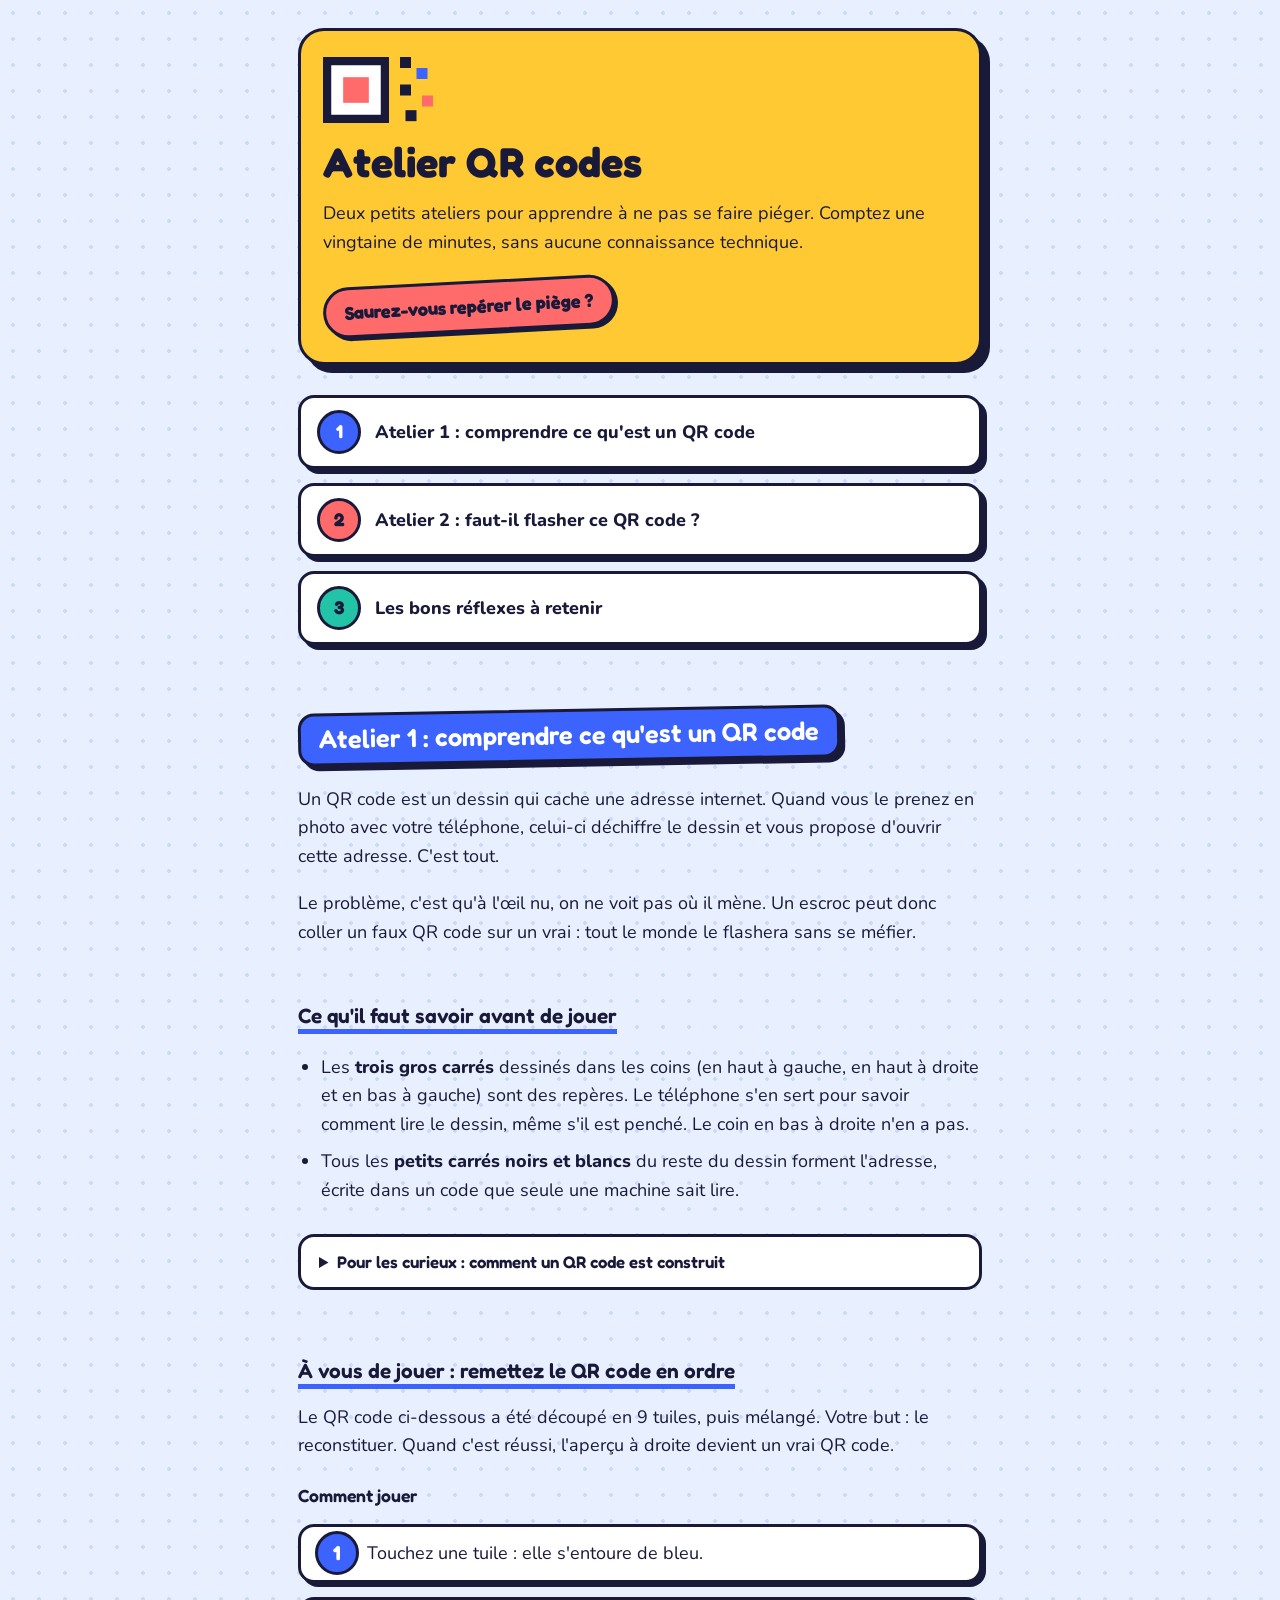
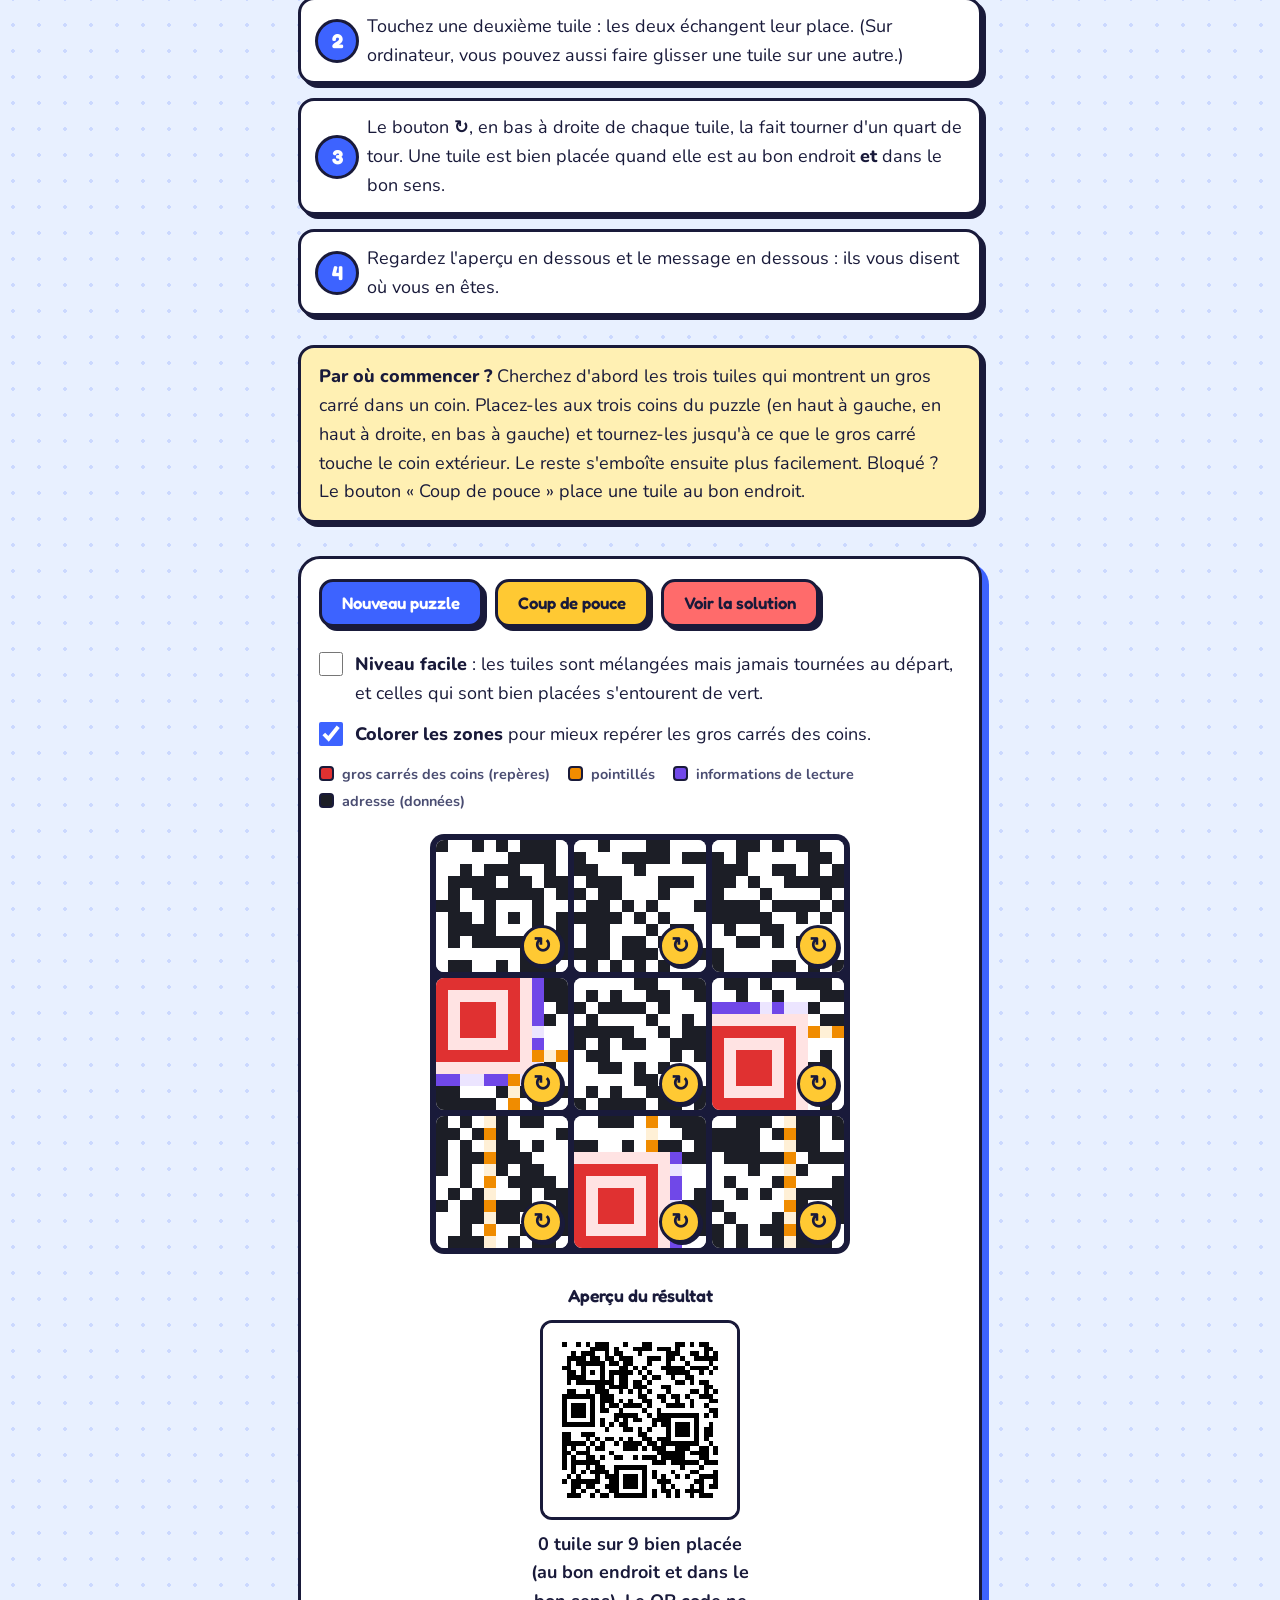
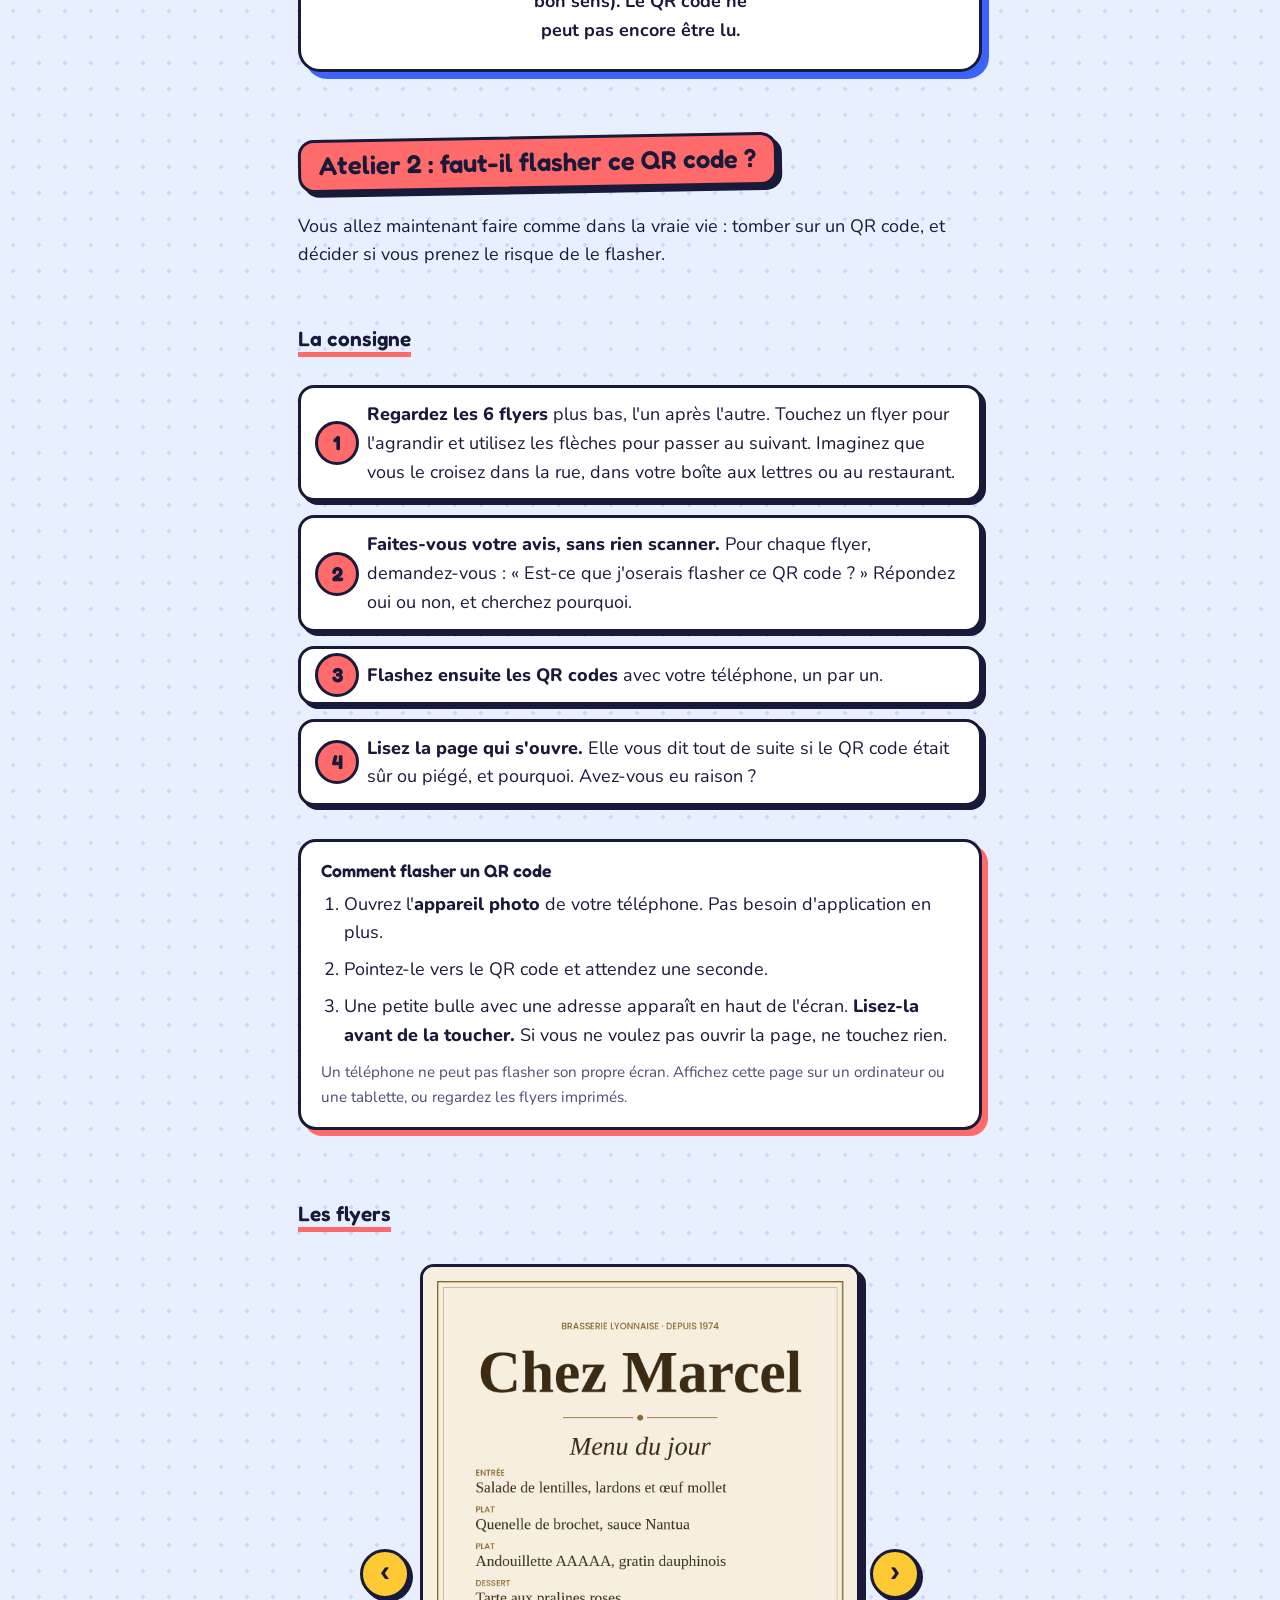
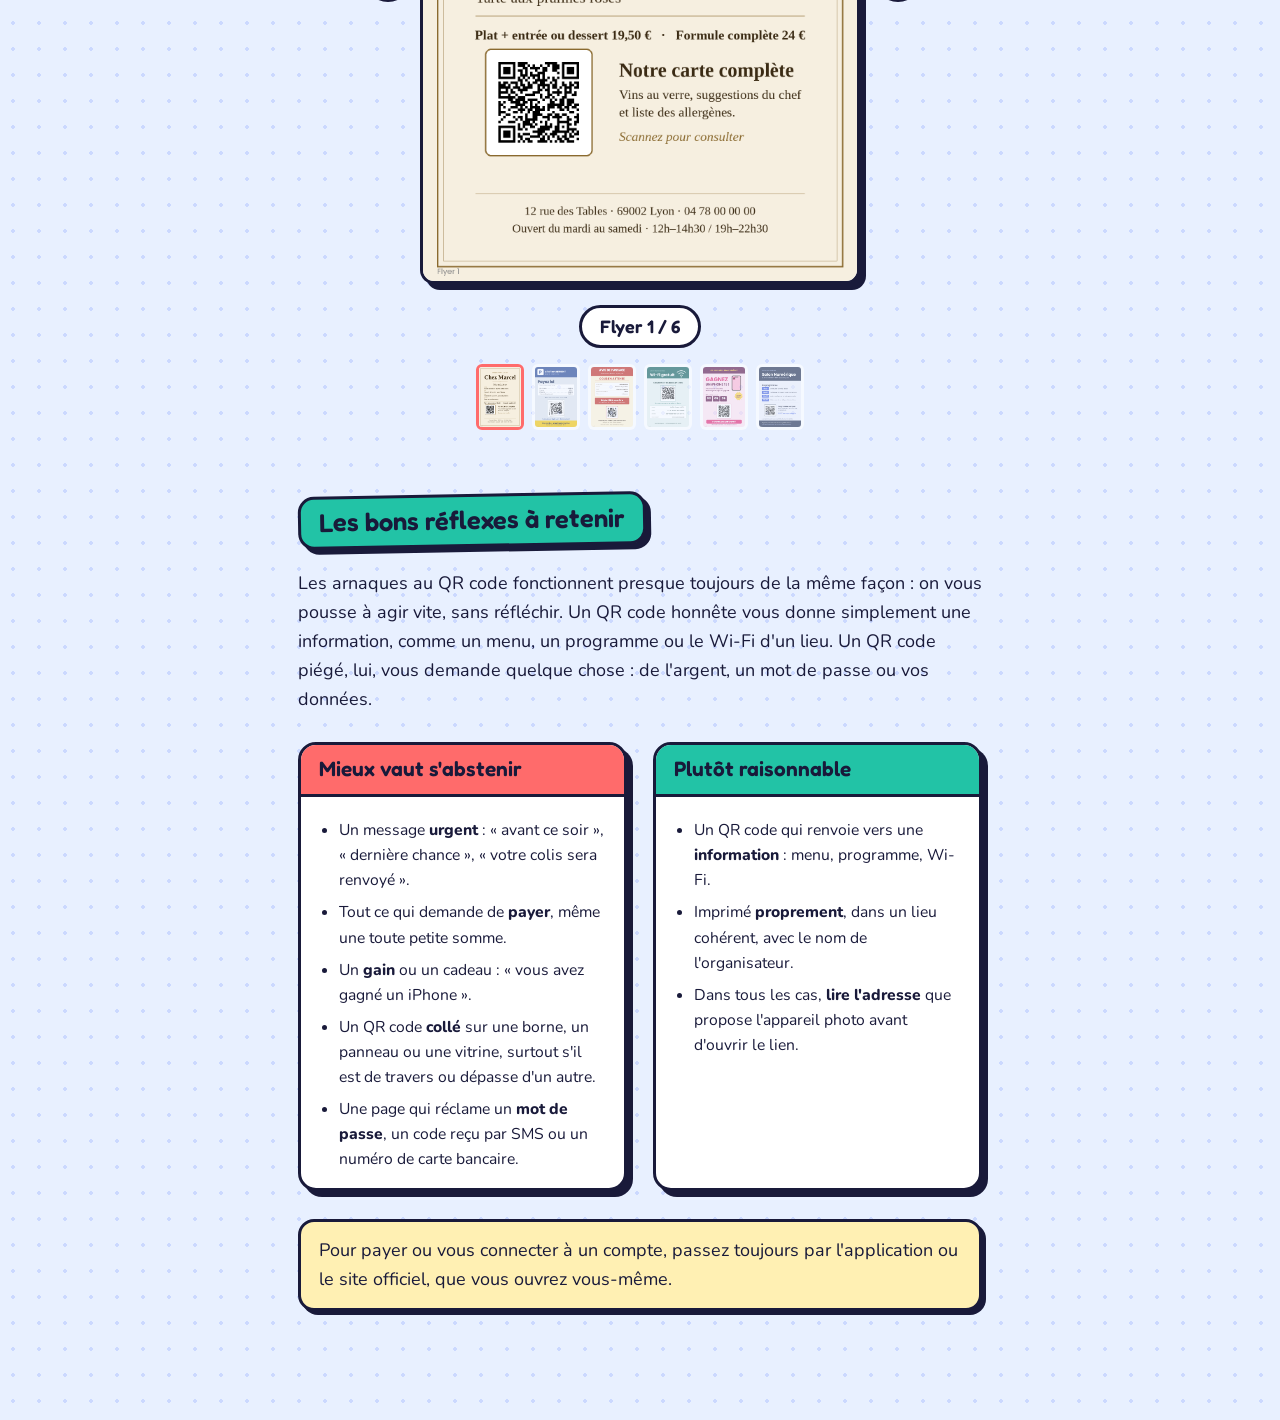
<file: index.html>
<!doctype html>
<html lang="fr">
<head>
<meta charset="utf-8">
<meta name="viewport" content="width=device-width,initial-scale=1">
<meta name="color-scheme" content="light dark">
<meta name="robots" content="noindex">
<title>Atelier QR codes</title>
<link rel="stylesheet" href="style.css">
<link rel="stylesheet" href="carousel.css">
</head>
<body>
<main>

<header class="intro">
  <div class="hero">
    <svg class="emblem" viewBox="0 0 120 72" aria-hidden="true" focusable="false">
      <rect class="k" x="0" y="0" width="72" height="72"/>
      <rect class="w" x="9" y="9" width="54" height="54"/>
      <rect class="c" x="22" y="22" width="28" height="28"/>
      <rect class="k" x="84" y="0" width="12" height="12"/>
      <rect class="b" x="102" y="12" width="12" height="12"/>
      <rect class="k" x="84" y="30" width="12" height="12"/>
      <rect class="c" x="108" y="42" width="12" height="12"/>
      <rect class="k" x="90" y="58" width="12" height="12"/>
    </svg>
    <h1>Atelier QR codes</h1>
    <p>Deux petits ateliers pour apprendre à ne pas se faire piéger. Comptez une vingtaine de minutes, sans aucune connaissance technique.</p>
    <p class="sticker">Saurez-vous repérer le piège ?</p>
  </div>
  <ol class="toc">
    <li><a href="#atelier1">Atelier 1 : comprendre ce qu'est un QR code</a></li>
    <li><a href="#atelier2">Atelier 2 : faut-il flasher ce QR code ?</a></li>
    <li><a href="#reflexes">Les bons réflexes à retenir</a></li>
  </ol>
</header>

<!-- ===================== ATELIER 1 ===================== -->
<section id="atelier1">
  <h2>Atelier 1 : comprendre ce qu'est un QR code</h2>

  <p>Un QR code est un dessin qui cache une adresse internet. Quand vous le prenez en photo avec votre téléphone, celui-ci déchiffre le dessin et vous propose d'ouvrir cette adresse. C'est tout.</p>
  <p>Le problème, c'est qu'à l'œil nu, on ne voit pas où il mène. Un escroc peut donc coller un faux QR code sur un vrai : tout le monde le flashera sans se méfier.</p>

  <h3>Ce qu'il faut savoir avant de jouer</h3>
  <ul>
    <li>Les <strong>trois gros carrés</strong> dessinés dans les coins (en haut à gauche, en haut à droite et en bas à gauche) sont des repères. Le téléphone s'en sert pour savoir comment lire le dessin, même s'il est penché. Le coin en bas à droite n'en a pas.</li>
    <li>Tous les <strong>petits carrés noirs et blancs</strong> du reste du dessin forment l'adresse, écrite dans un code que seule une machine sait lire.</li>
  </ul>

  <details>
    <summary>Pour les curieux : comment un QR code est construit</summary>
    <div class="more">
      <p>Chaque petit carré s'appelle un <strong>module</strong> : noir ou blanc. Le plus petit QR code fait 21 modules de côté, et chaque version supérieure en ajoute 4.</p>
      <ul>
        <li><span class="dot f"></span><strong>Repères de position</strong> : les 3 grands carrés des coins.</li>
        <li><span class="dot t"></span><strong>Lignes de synchronisation</strong> : des pointillés qui servent de règle pour compter les modules.</li>
        <li><span class="dot m"></span><strong>Informations de format</strong> : elles indiquent comment le code a été construit.</li>
        <li><span class="dot d"></span><strong>Données</strong> : l'adresse, accompagnée d'informations de secours qui permettent de lire un QR code légèrement abîmé.</li>
      </ul>
      <p>Pour fabriquer un QR code, un générateur transforme le texte en données, ajoute les informations de secours, range le tout dans la grille en évitant les zones réservées, puis choisit un motif qui facilite la lecture. Une marge blanche autour du dessin aide enfin le téléphone à en repérer les bords.</p>
    </div>
  </details>

  <h3>À vous de jouer : remettez le QR code en ordre</h3>
  <p>Le QR code ci-dessous a été découpé en 9 tuiles, puis mélangé. Votre but : le reconstituer. Quand c'est réussi, l'aperçu à droite devient un vrai QR code.</p>

  <h4>Comment jouer</h4>
  <ol class="steps">
    <li>Touchez une tuile : elle s'entoure de bleu.</li>
    <li>Touchez une deuxième tuile : les deux échangent leur place. (Sur ordinateur, vous pouvez aussi faire glisser une tuile sur une autre.)</li>
    <li>Le bouton <strong>↻</strong>, en bas à droite de chaque tuile, la fait tourner d'un quart de tour. Une tuile est bien placée quand elle est au bon endroit <strong>et</strong> dans le bon sens.</li>
    <li>Regardez l'aperçu en dessous et le message en dessous : ils vous disent où vous en êtes.</li>
  </ol>

  <p class="tip"><strong>Par où commencer ?</strong> Cherchez d'abord les trois tuiles qui montrent un gros carré dans un coin. Placez-les aux trois coins du puzzle (en haut à gauche, en haut à droite, en bas à gauche) et tournez-les jusqu'à ce que le gros carré touche le coin extérieur. Le reste s'emboîte ensuite plus facilement. Bloqué ? Le bouton « Coup de pouce » place une tuile au bon endroit.</p>

  <div class="game">
    <div class="controls">
      <button type="button" class="btn" id="newBtn">Nouveau puzzle</button>
      <button type="button" class="btn" id="hintBtn">Coup de pouce</button>
      <button type="button" class="btn" id="solveBtn">Voir la solution</button>
    </div>
    <div class="options">
      <label><input type="checkbox" id="easyChk"> <span><strong>Niveau facile</strong> : les tuiles sont mélangées mais jamais tournées au départ, et celles qui sont bien placées s'entourent de vert.</span></label>
      <label><input type="checkbox" id="zonesChk" checked> <span><strong>Colorer les zones</strong> pour mieux repérer les gros carrés des coins.</span></label>
    </div>
    <ul class="legend">
      <li><span class="dot f"></span>gros carrés des coins (repères)</li>
      <li><span class="dot t"></span>pointillés</li>
      <li><span class="dot m"></span>informations de lecture</li>
      <li><span class="dot d"></span>adresse (données)</li>
    </ul>
    <div class="puzzle">
      <div id="board"></div>
      <div class="side">
        <p class="side-title">Aperçu du résultat</p>
        <canvas id="preview" width="29" height="29"></canvas>
        <p id="status" role="status" aria-live="polite"></p>
      </div>
    </div>
  </div>
</section>

<!-- ===================== ATELIER 2 ===================== -->
<section id="atelier2">
  <h2>Atelier 2 : faut-il flasher ce QR code ?</h2>
  <p>Vous allez maintenant faire comme dans la vraie vie : tomber sur un QR code, et décider si vous prenez le risque de le flasher.</p>

  <h3>La consigne</h3>
  <ol class="steps">
    <li><strong>Regardez les 6 flyers</strong> plus bas, l'un après l'autre. Touchez un flyer pour l'agrandir et utilisez les flèches pour passer au suivant. Imaginez que vous le croisez dans la rue, dans votre boîte aux lettres ou au restaurant.</li>
    <li><strong>Faites-vous votre avis, sans rien scanner.</strong> Pour chaque flyer, demandez-vous : « Est-ce que j'oserais flasher ce QR code ? » Répondez oui ou non, et cherchez pourquoi.</li>
    <li><strong>Flashez ensuite les QR codes</strong> avec votre téléphone, un par un.</li>
    <li><strong>Lisez la page qui s'ouvre.</strong> Elle vous dit tout de suite si le QR code était sûr ou piégé, et pourquoi. Avez-vous eu raison ?</li>
  </ol>

  <div class="box">
    <h4>Comment flasher un QR code</h4>
    <ol>
      <li>Ouvrez l'<strong>appareil photo</strong> de votre téléphone. Pas besoin d'application en plus.</li>
      <li>Pointez-le vers le QR code et attendez une seconde.</li>
      <li>Une petite bulle avec une adresse apparaît en haut de l'écran. <strong>Lisez-la avant de la toucher.</strong> Si vous ne voulez pas ouvrir la page, ne touchez rien.</li>
    </ol>
    <p class="note">Un téléphone ne peut pas flasher son propre écran. Affichez cette page sur un ordinateur ou une tablette, ou regardez les flyers imprimés.</p>
  </div>

  <h3>Les flyers</h3>
  <div class="carousel" id="carousel">
    <button type="button" class="nav prev" aria-label="Flyer précédent">‹</button>
    <img id="c-img" src="flyers/flyer1_menu.png" alt="Flyer 1">
    <button type="button" class="nav next" aria-label="Flyer suivant">›</button>
  </div>
  <p class="counter" id="c-count">Flyer 1 / 6</p>
  <div class="thumbs" id="c-thumbs"></div>

  <div class="lightbox" id="lightbox" hidden>
    <button type="button" class="nav prev" aria-label="Précédent">‹</button>
    <img id="l-img" src="" alt="">
    <button type="button" class="nav next" aria-label="Suivant">›</button>
    <button type="button" class="close" aria-label="Fermer">✕</button>
  </div>
</section>

<!-- ===================== RÉFLEXES ===================== -->
<section id="reflexes">
  <h2>Les bons réflexes à retenir</h2>
  <p>Les arnaques au QR code fonctionnent presque toujours de la même façon : on vous pousse à agir vite, sans réfléchir. Un QR code honnête vous donne simplement une information, comme un menu, un programme ou le Wi-Fi d'un lieu. Un QR code piégé, lui, vous demande quelque chose : de l'argent, un mot de passe ou vos données.</p>

  <div class="cols">
    <div class="col stop">
      <h3>Mieux vaut s'abstenir</h3>
      <ul>
        <li>Un message <strong>urgent</strong> : « avant ce soir », « dernière chance », « votre colis sera renvoyé ».</li>
        <li>Tout ce qui demande de <strong>payer</strong>, même une toute petite somme.</li>
        <li>Un <strong>gain</strong> ou un cadeau : « vous avez gagné un iPhone ».</li>
        <li>Un QR code <strong>collé</strong> sur une borne, un panneau ou une vitrine, surtout s'il est de travers ou dépasse d'un autre.</li>
        <li>Une page qui réclame un <strong>mot de passe</strong>, un code reçu par SMS ou un numéro de carte bancaire.</li>
      </ul>
    </div>
    <div class="col go">
      <h3>Plutôt raisonnable</h3>
      <ul>
        <li>Un QR code qui renvoie vers une <strong>information</strong> : menu, programme, Wi-Fi.</li>
        <li>Imprimé <strong>proprement</strong>, dans un lieu cohérent, avec le nom de l'organisateur.</li>
        <li>Dans tous les cas, <strong>lire l'adresse</strong> que propose l'appareil photo avant d'ouvrir le lien.</li>
      </ul>
    </div>
  </div>

  <p class="tip">Pour payer ou vous connecter à un compte, passez toujours par l'application ou le site officiel, que vous ouvrez vous-même.</p>
</section>

</main>

<script src="puzzle.js"></script>
<script src="carousel.js"></script>
</body>
</html>
</file>
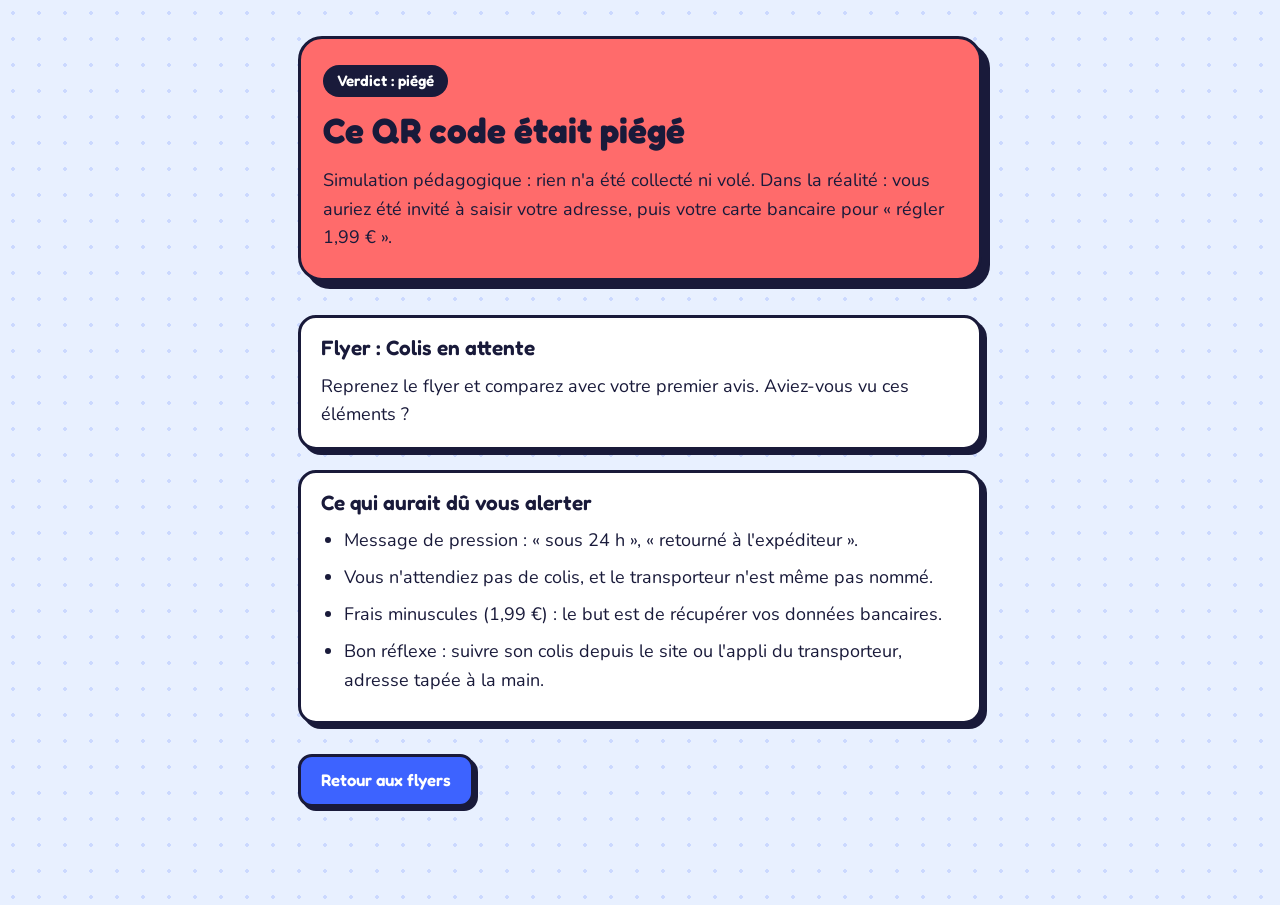
<file: colis.html>
<!doctype html><html lang="fr"><head><meta charset="utf-8">
<meta name="viewport" content="width=device-width,initial-scale=1">
<meta name="color-scheme" content="light dark">
<meta name="robots" content="noindex"><title>Colis en attente</title>
<link rel="stylesheet" href="style.css"><link rel="stylesheet" href="carousel.css"></head><body><main><div class="verdict ko"><p class="tag">Verdict : piégé</p><h1>Ce QR code était piégé</h1><p>Simulation pédagogique : rien n&#x27;a été collecté ni volé. Dans la réalité : vous auriez été invité à saisir votre adresse, puis votre carte bancaire pour « régler 1,99 € ».</p></div><div class="card"><h2>Flyer : Colis en attente</h2><p>Reprenez le flyer et comparez avec votre premier avis. Aviez-vous vu ces éléments ?</p></div><div class="card"><h2>Ce qui aurait dû vous alerter</h2><ul><li>Message de pression : « sous 24 h », « retourné à l&#x27;expéditeur ».</li><li>Vous n&#x27;attendiez pas de colis, et le transporteur n&#x27;est même pas nommé.</li><li>Frais minuscules (1,99 €) : le but est de récupérer vos données bancaires.</li><li>Bon réflexe : suivre son colis depuis le site ou l&#x27;appli du transporteur, adresse tapée à la main.</li></ul></div><p><a class="btn" href="index.html">Retour aux flyers</a></p></main></body></html>
</file>
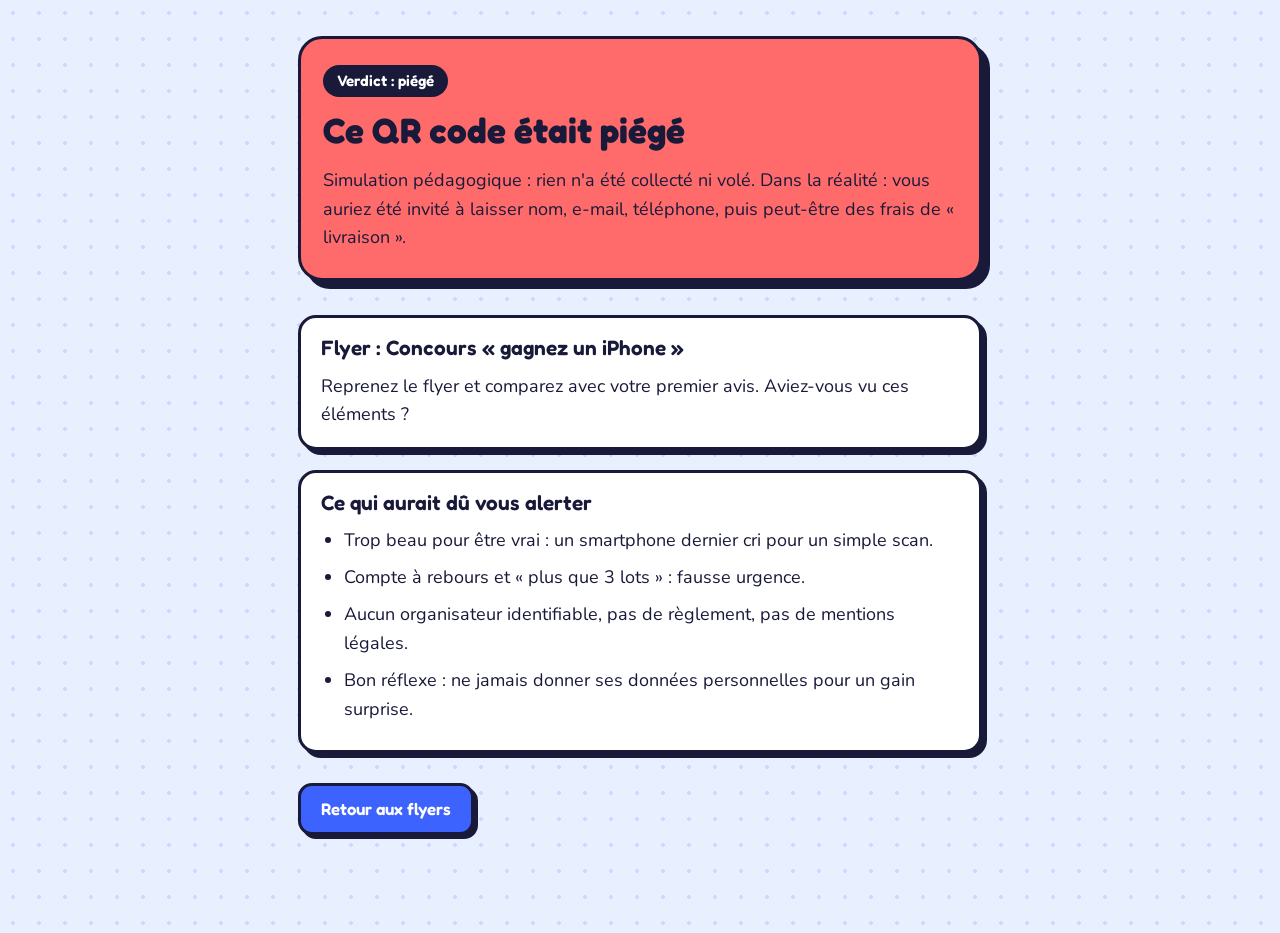
<file: concours.html>
<!doctype html><html lang="fr"><head><meta charset="utf-8">
<meta name="viewport" content="width=device-width,initial-scale=1">
<meta name="color-scheme" content="light dark">
<meta name="robots" content="noindex"><title>Concours « gagnez un iPhone »</title>
<link rel="stylesheet" href="style.css"><link rel="stylesheet" href="carousel.css"></head><body><main><div class="verdict ko"><p class="tag">Verdict : piégé</p><h1>Ce QR code était piégé</h1><p>Simulation pédagogique : rien n&#x27;a été collecté ni volé. Dans la réalité : vous auriez été invité à laisser nom, e-mail, téléphone, puis peut-être des frais de « livraison ».</p></div><div class="card"><h2>Flyer : Concours « gagnez un iPhone »</h2><p>Reprenez le flyer et comparez avec votre premier avis. Aviez-vous vu ces éléments ?</p></div><div class="card"><h2>Ce qui aurait dû vous alerter</h2><ul><li>Trop beau pour être vrai : un smartphone dernier cri pour un simple scan.</li><li>Compte à rebours et « plus que 3 lots » : fausse urgence.</li><li>Aucun organisateur identifiable, pas de règlement, pas de mentions légales.</li><li>Bon réflexe : ne jamais donner ses données personnelles pour un gain surprise.</li></ul></div><p><a class="btn" href="index.html">Retour aux flyers</a></p></main></body></html>
</file>
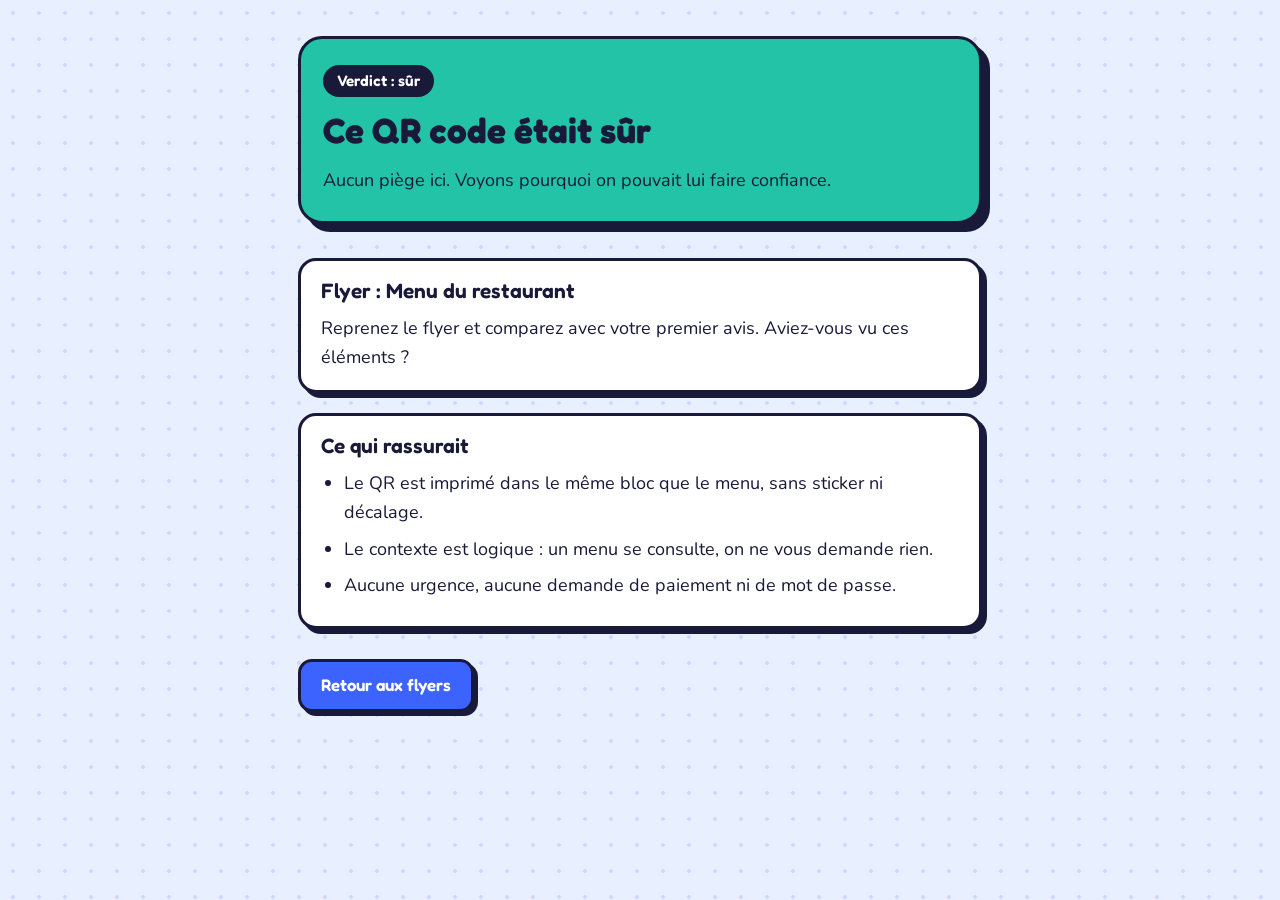
<file: menu.html>
<!doctype html><html lang="fr"><head><meta charset="utf-8">
<meta name="viewport" content="width=device-width,initial-scale=1">
<meta name="color-scheme" content="light dark">
<meta name="robots" content="noindex"><title>Menu du restaurant</title>
<link rel="stylesheet" href="style.css"><link rel="stylesheet" href="carousel.css"></head><body><main><div class="verdict ok"><p class="tag">Verdict : sûr</p><h1>Ce QR code était sûr</h1><p>Aucun piège ici. Voyons pourquoi on pouvait lui faire confiance.</p></div><div class="card"><h2>Flyer : Menu du restaurant</h2><p>Reprenez le flyer et comparez avec votre premier avis. Aviez-vous vu ces éléments ?</p></div><div class="card"><h2>Ce qui rassurait</h2><ul><li>Le QR est imprimé dans le même bloc que le menu, sans sticker ni décalage.</li><li>Le contexte est logique : un menu se consulte, on ne vous demande rien.</li><li>Aucune urgence, aucune demande de paiement ni de mot de passe.</li></ul></div><p><a class="btn" href="index.html">Retour aux flyers</a></p></main></body></html>
</file>
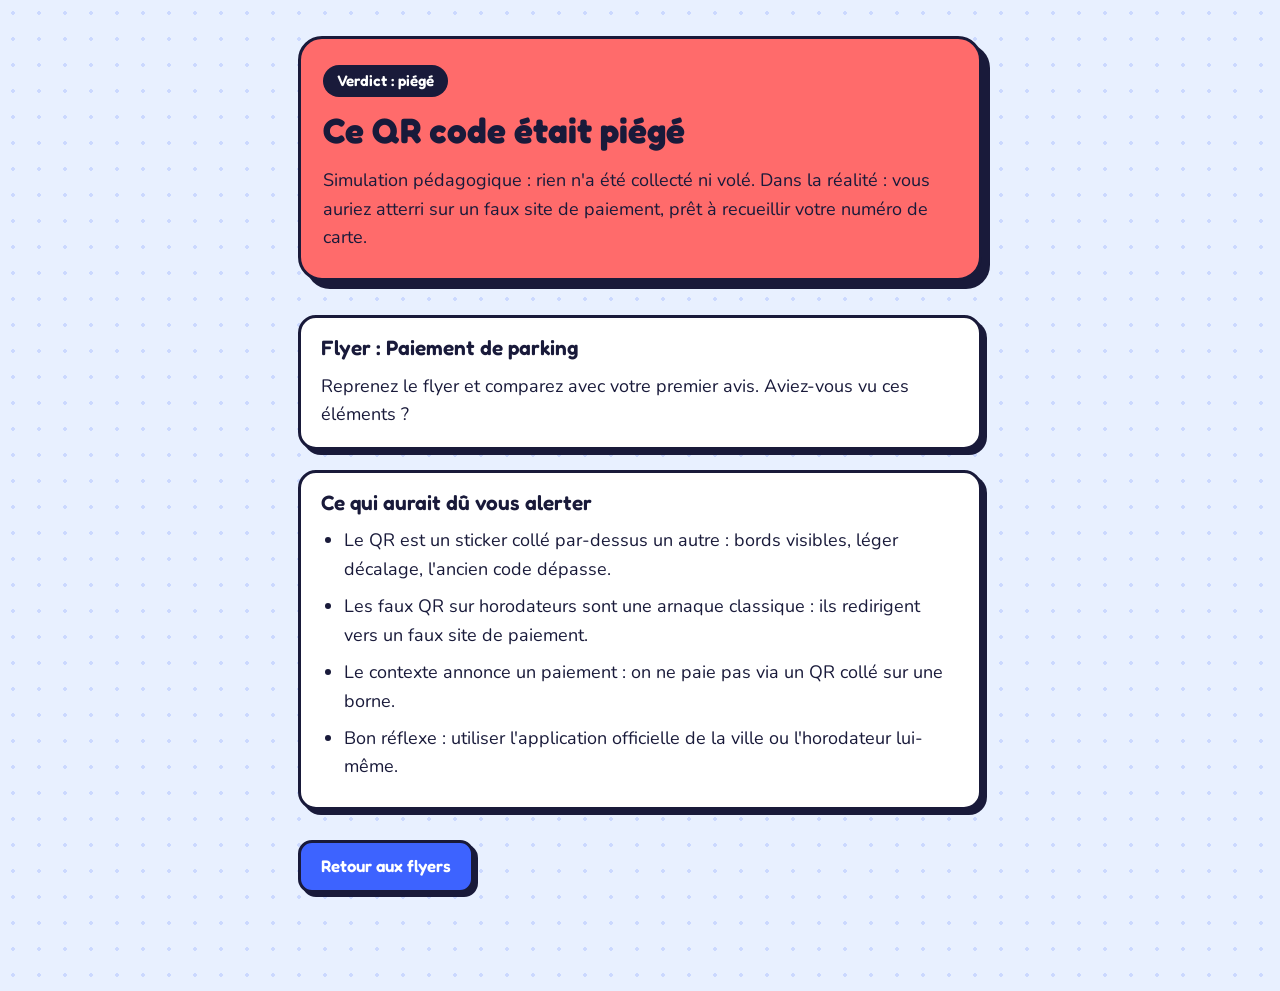
<file: parking.html>
<!doctype html><html lang="fr"><head><meta charset="utf-8">
<meta name="viewport" content="width=device-width,initial-scale=1">
<meta name="color-scheme" content="light dark">
<meta name="robots" content="noindex"><title>Paiement de parking</title>
<link rel="stylesheet" href="style.css"><link rel="stylesheet" href="carousel.css"></head><body><main><div class="verdict ko"><p class="tag">Verdict : piégé</p><h1>Ce QR code était piégé</h1><p>Simulation pédagogique : rien n&#x27;a été collecté ni volé. Dans la réalité : vous auriez atterri sur un faux site de paiement, prêt à recueillir votre numéro de carte.</p></div><div class="card"><h2>Flyer : Paiement de parking</h2><p>Reprenez le flyer et comparez avec votre premier avis. Aviez-vous vu ces éléments ?</p></div><div class="card"><h2>Ce qui aurait dû vous alerter</h2><ul><li>Le QR est un sticker collé par-dessus un autre : bords visibles, léger décalage, l&#x27;ancien code dépasse.</li><li>Les faux QR sur horodateurs sont une arnaque classique : ils redirigent vers un faux site de paiement.</li><li>Le contexte annonce un paiement : on ne paie pas via un QR collé sur une borne.</li><li>Bon réflexe : utiliser l&#x27;application officielle de la ville ou l&#x27;horodateur lui-même.</li></ul></div><p><a class="btn" href="index.html">Retour aux flyers</a></p></main></body></html>
</file>
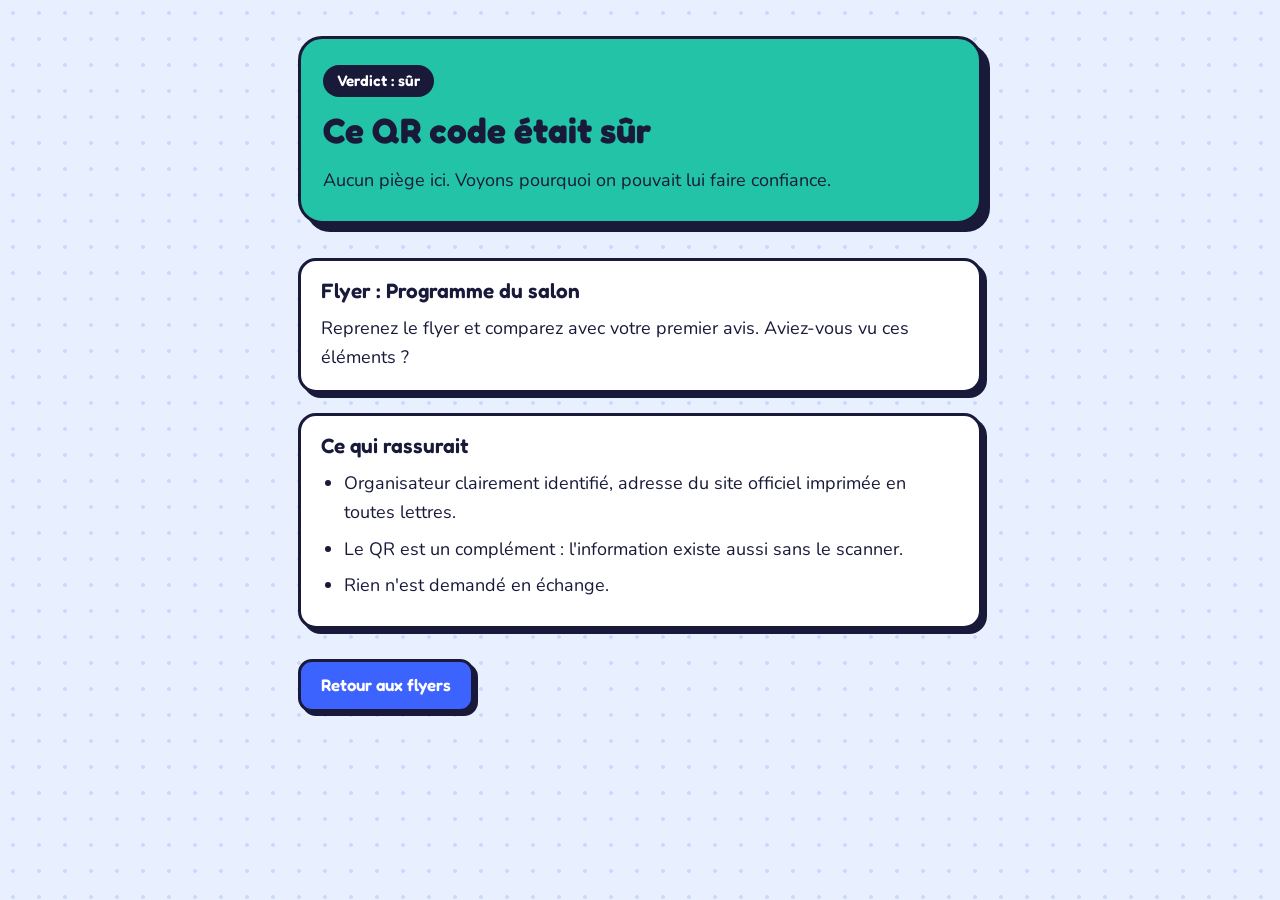
<file: salon.html>
<!doctype html><html lang="fr"><head><meta charset="utf-8">
<meta name="viewport" content="width=device-width,initial-scale=1">
<meta name="color-scheme" content="light dark">
<meta name="robots" content="noindex"><title>Programme du salon</title>
<link rel="stylesheet" href="style.css"><link rel="stylesheet" href="carousel.css"></head><body><main><div class="verdict ok"><p class="tag">Verdict : sûr</p><h1>Ce QR code était sûr</h1><p>Aucun piège ici. Voyons pourquoi on pouvait lui faire confiance.</p></div><div class="card"><h2>Flyer : Programme du salon</h2><p>Reprenez le flyer et comparez avec votre premier avis. Aviez-vous vu ces éléments ?</p></div><div class="card"><h2>Ce qui rassurait</h2><ul><li>Organisateur clairement identifié, adresse du site officiel imprimée en toutes lettres.</li><li>Le QR est un complément : l&#x27;information existe aussi sans le scanner.</li><li>Rien n&#x27;est demandé en échange.</li></ul></div><p><a class="btn" href="index.html">Retour aux flyers</a></p></main></body></html>
</file>
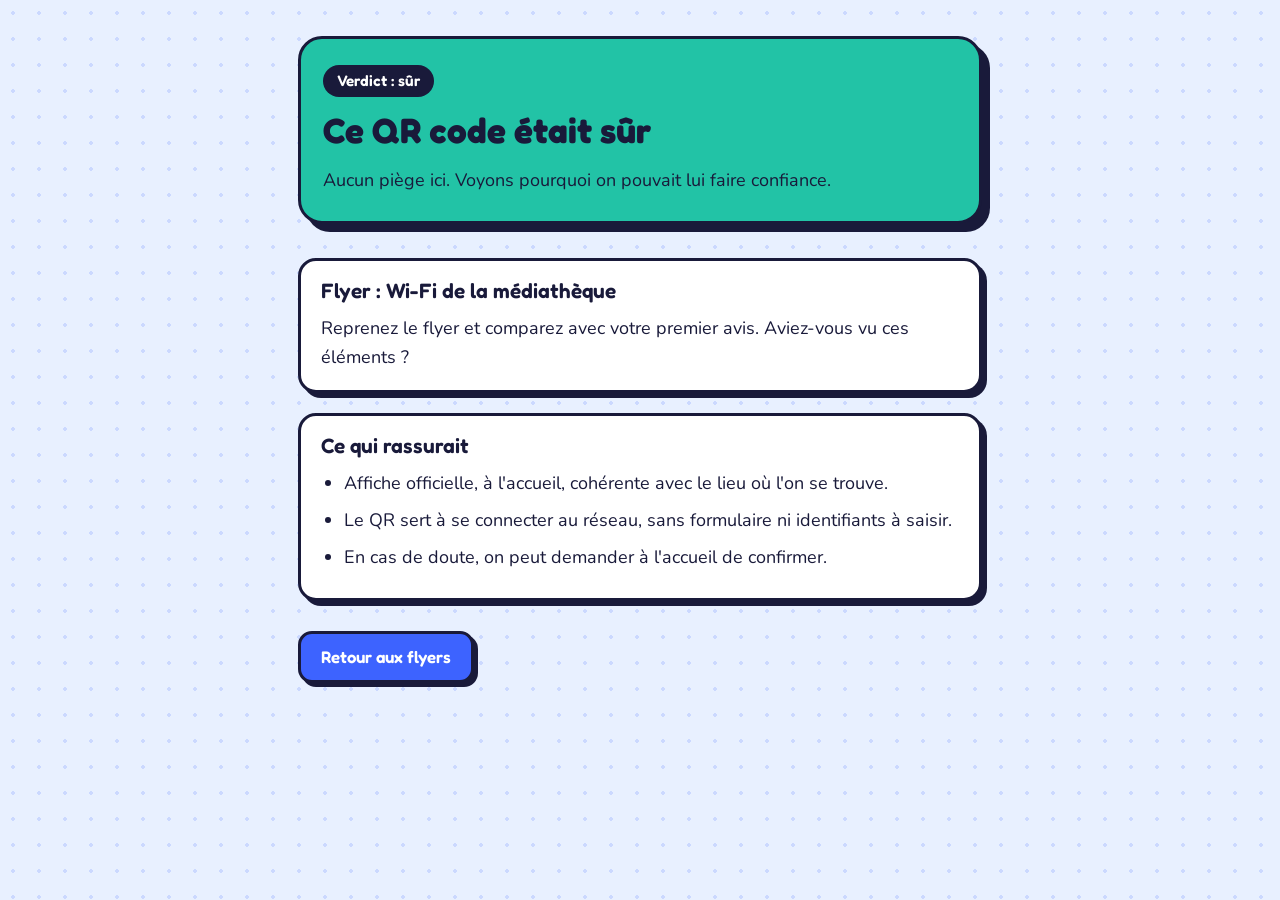
<file: wifi.html>
<!doctype html><html lang="fr"><head><meta charset="utf-8">
<meta name="viewport" content="width=device-width,initial-scale=1">
<meta name="color-scheme" content="light dark">
<meta name="robots" content="noindex"><title>Wi-Fi de la médiathèque</title>
<link rel="stylesheet" href="style.css"><link rel="stylesheet" href="carousel.css"></head><body><main><div class="verdict ok"><p class="tag">Verdict : sûr</p><h1>Ce QR code était sûr</h1><p>Aucun piège ici. Voyons pourquoi on pouvait lui faire confiance.</p></div><div class="card"><h2>Flyer : Wi-Fi de la médiathèque</h2><p>Reprenez le flyer et comparez avec votre premier avis. Aviez-vous vu ces éléments ?</p></div><div class="card"><h2>Ce qui rassurait</h2><ul><li>Affiche officielle, à l&#x27;accueil, cohérente avec le lieu où l&#x27;on se trouve.</li><li>Le QR sert à se connecter au réseau, sans formulaire ni identifiants à saisir.</li><li>En cas de doute, on peut demander à l&#x27;accueil de confirmer.</li></ul></div><p><a class="btn" href="index.html">Retour aux flyers</a></p></main></body></html>
</file>
<file: style.css>
@import url("https://fonts.googleapis.com/css2?family=Fredoka:wght@500;600;700&family=Nunito:wght@400;700;800&display=swap");

/* ---------- Couleurs : thème clair par défaut, thème sombre automatique ---------- */
:root{
  color-scheme:light dark;
  --bg:#e8f0ff; --dots:rgba(61,99,255,.17); --surface:#ffffff;
  --text:#191a3a; --muted:#4a4d72; --edge:#191a3a;
  --ink:#191a3a;                       /* texte posé sur une couleur vive : toujours foncé */
  --blue:#3d63ff; --yellow:#ffc933; --coral:#ff6b6b; --mint:#22c3a6;
  --tip:#fff0b3; --ok-text:#0b7a64; --ko-text:#c4282d;
  --head:"Fredoka","Trebuchet MS","Segoe UI",system-ui,sans-serif;
}
@media (prefers-color-scheme:dark){
  :root{
    --bg:#12112b; --dots:rgba(255,255,255,.06); --surface:#201f47;
    --text:#f3f1ff; --muted:#b9b6e6; --edge:#7774e6;
    --tip:#3a3564; --ok-text:#4fe0c4; --ko-text:#ff8f8f;
  }
}

/* ---------- Base ---------- */
*{box-sizing:border-box}
html{-webkit-text-size-adjust:100%}
body{margin:0;color:var(--text);background-color:var(--bg);
  background-image:radial-gradient(var(--dots) 2px,transparent 2px);background-size:26px 26px;
  font:18px/1.6 "Nunito","Segoe UI",system-ui,sans-serif}
main{max-width:720px;margin:0 auto;padding:28px 18px 80px}
h1,h2,h3,h4{font-family:var(--head);line-height:1.2;margin:0 0 .5em;font-weight:600}
h1{font-size:2.6rem;font-weight:700}
h2{font-size:1.6rem}
h3{font-size:1.3rem;margin-top:1.9em}
h4{font-size:1.1rem;margin-top:1.4em}
p{margin:0 0 1em}
a{color:var(--blue);font-weight:700}
strong{font-weight:800}
ul,ol{margin:0 0 1em;padding-left:1.3em}
li{margin:.45em 0}
:focus-visible{outline:4px solid var(--yellow);outline-offset:2px}
@media (prefers-reduced-motion:reduce){*{transition:none!important}}

/* ---------- En-tête ---------- */
.hero{position:relative;background:var(--yellow);color:var(--ink);border:3px solid var(--edge);border-radius:26px;
  box-shadow:8px 8px 0 var(--edge);padding:26px 22px 30px}
.hero h1{margin:14px 0 .3em}
.hero p{margin:0 0 .9em}
.emblem{display:block;width:110px;height:auto}
.emblem .k{fill:#191a3a}.emblem .w{fill:#fff}.emblem .c{fill:#ff6b6b}.emblem .b{fill:#3d63ff}
.sticker{display:inline-block;background:var(--coral);color:var(--ink);font-family:var(--head);font-weight:700;
  font-size:1.15rem;padding:8px 18px;border:3px solid #191a3a;border-radius:999px;transform:rotate(-3deg);
  box-shadow:3px 3px 0 #191a3a;margin:.4em 0 0!important}
.toc{list-style:none;padding:0;margin:30px 0 0;counter-reset:toc;display:grid;gap:14px}
.toc li{margin:0;counter-increment:toc}
.toc a{display:flex;align-items:center;gap:14px;background:var(--surface);color:var(--text);text-decoration:none;
  font-weight:800;padding:12px 16px;border:3px solid var(--edge);border-radius:16px;box-shadow:5px 5px 0 var(--edge);
  transition:transform .12s,box-shadow .12s}
.toc a:hover{transform:translate(-2px,-2px);box-shadow:7px 7px 0 var(--edge)}
.toc a::before{content:counter(toc);flex:none;display:grid;place-items:center;width:38px;height:38px;border-radius:50%;
  border:3px solid #191a3a;font-family:var(--head);font-weight:700;font-size:1.15rem;color:#191a3a}
.toc li:nth-child(1) a::before{background:var(--blue);color:#fff}
.toc li:nth-child(2) a::before{background:var(--coral)}
.toc li:nth-child(3) a::before{background:var(--mint)}

/* ---------- Sections : une couleur par partie ---------- */
section{margin-top:64px;--sec:var(--blue);--sec-fg:#fff}
#atelier2{--sec:var(--coral);--sec-fg:#191a3a}
#reflexes{--sec:var(--mint);--sec-fg:#191a3a}
section > h2{display:inline-block;background:var(--sec);color:var(--sec-fg);border:3px solid var(--edge);border-radius:16px;
  padding:8px 18px;box-shadow:5px 5px 0 var(--edge);transform:rotate(-1deg);margin-bottom:.9em}
section h3{display:inline-block;border-bottom:5px solid var(--sec)}
section h3 + *{margin-top:.2em}

/* ---------- Étapes numérotées (vraies séquences) ---------- */
.steps{list-style:none;padding:0;counter-reset:step;margin:1em 0 1.4em}
.steps li{counter-increment:step;position:relative;background:var(--surface);border:3px solid var(--edge);
  border-radius:16px;padding:12px 16px 12px 66px;margin:14px 0;box-shadow:4px 4px 0 var(--edge)}
.steps li::before{content:counter(step);position:absolute;left:14px;top:50%;transform:translateY(-50%);
  width:38px;height:38px;border-radius:50%;background:var(--sec);color:var(--sec-fg);border:3px solid var(--edge);
  display:grid;place-items:center;font-family:var(--head);font-size:1.25rem;font-weight:700}

/* ---------- Encadrés ---------- */
.tip{background:var(--tip);border:3px solid var(--edge);border-radius:16px;padding:14px 18px;margin:1.6em 0;box-shadow:4px 4px 0 var(--edge)}
.box{background:var(--surface);border:3px solid var(--edge);border-radius:18px;padding:18px 20px;margin:1.8em 0;box-shadow:6px 6px 0 var(--sec)}
.box h4{margin-top:0}
.box ol{margin-bottom:.6em}
.box > :last-child{margin-bottom:0}
.note{color:var(--muted);font-size:.95rem}
details{background:var(--surface);border:3px solid var(--edge);border-radius:16px;margin:1.6em 0;padding:0 18px}
summary{cursor:pointer;padding:12px 0;font-family:var(--head);font-weight:600;font-size:1.05rem}
details[open] summary{border-bottom:2px dashed var(--edge);margin-bottom:12px}
.more{padding:0 0 6px}

/* ---------- Pastilles de couleur (légende du puzzle) ---------- */
.dot{display:inline-block;width:15px;height:15px;margin-right:8px;vertical-align:-2px;border-radius:4px;border:2px solid #191a3a}
.dot.f{background:#e03131}.dot.t{background:#f08c00}.dot.m{background:#7048e8}.dot.d{background:#1c1e26}

/* ---------- Puzzle ---------- */
.game{margin-top:1.8em;background:var(--surface);border:3px solid var(--edge);border-radius:22px;padding:20px 18px 24px;box-shadow:7px 7px 0 var(--sec)}
.controls{display:flex;flex-wrap:wrap;gap:12px}
.options{margin:1.3em 0 .8em}
.options label{display:flex;gap:12px;align-items:flex-start;margin:.7em 0;cursor:pointer}
.options input{width:24px;height:24px;margin:2px 0 0;flex:none;accent-color:var(--blue)}
.legend{list-style:none;padding:0;margin:0 0 1.4em;display:flex;flex-wrap:wrap;gap:4px 18px;font-size:.9rem;color:var(--muted);font-weight:700}
.legend li{margin:0}
.puzzle{display:flex;flex-wrap:wrap;gap:28px;align-items:flex-start;justify-content:center}
#board{display:grid;grid-template-columns:repeat(3,1fr);gap:6px;width:min(420px,92vw);background:var(--edge);
  padding:6px;border-radius:14px}
.tile{position:relative;background:#fff;cursor:pointer;aspect-ratio:1;overflow:hidden;border-radius:8px;
  outline:5px solid transparent;outline-offset:-5px;transition:outline-color .15s}
.tile canvas{width:100%;height:100%;display:block;image-rendering:pixelated}
.tile.sel{outline-color:var(--blue)}
.tile.over{outline-color:var(--mint)}
.tile.ok{outline-color:#1fb36b}
.tile.hint{outline-color:var(--yellow)}
.tile button{position:absolute;right:5px;bottom:5px;width:42px;height:42px;border:3px solid #191a3a;border-radius:50%;
  background:var(--yellow);color:#191a3a;font-size:22px;font-weight:800;line-height:1;cursor:pointer;padding:0;
  box-shadow:2px 2px 0 #191a3a}
.tile button:active{transform:translate(2px,2px);box-shadow:none}
.side{display:flex;flex-direction:column;align-items:center;gap:10px;width:230px}
.side-title{margin:0;font-family:var(--head);font-weight:600;font-size:1.1rem}
#preview{width:200px;height:200px;background:#fff;image-rendering:pixelated;border:3px solid var(--edge);border-radius:12px}
#status{margin:0;text-align:center;min-height:5.5em;font-weight:700}
#status.win{background:var(--mint);color:var(--ink);border:3px solid var(--edge);border-radius:14px;padding:10px 12px;min-height:0}

/* ---------- Boutons ---------- */
.btn,button.btn{display:inline-block;font-family:var(--head);font-weight:600;font-size:1.05rem;min-height:48px;padding:10px 20px;
  background:var(--blue);color:#fff;border:3px solid var(--edge);border-radius:14px;cursor:pointer;text-decoration:none;
  box-shadow:4px 4px 0 var(--edge);transition:transform .1s,box-shadow .1s}
.btn:hover{transform:translate(-2px,-2px);box-shadow:6px 6px 0 var(--edge)}
.btn:active{transform:translate(3px,3px);box-shadow:1px 1px 0 var(--edge)}
#hintBtn{background:var(--yellow);color:var(--ink)}
#solveBtn{background:var(--coral);color:var(--ink)}

/* ---------- Bons réflexes ---------- */
.cols{display:grid;gap:26px;margin:1.6em 0}
@media (min-width:640px){.cols{grid-template-columns:1fr 1fr}}
.col{background:var(--surface);border:3px solid var(--edge);border-radius:18px;overflow:hidden;box-shadow:6px 6px 0 var(--edge)}
.col h3{display:block;margin:0;padding:12px 18px;border:0;border-bottom:3px solid var(--edge);color:var(--ink)}
.col.stop h3{background:var(--coral)}
.col.go h3{background:var(--mint)}
.col ul{font-size:.98rem;margin:0;padding:14px 18px 8px 38px}

/* ---------- Pages de résultat (menu.html, parking.html…) ---------- */
.verdict{color:var(--ink);border:3px solid var(--edge);border-radius:24px;box-shadow:8px 8px 0 var(--edge);padding:26px 22px;margin:8px 0 34px}
.verdict.ok{background:var(--mint)}
.verdict.ko{background:var(--coral)}
.verdict .tag{display:inline-block;margin:0 0 .8em;padding:4px 14px;background:#191a3a;color:#fff;border-radius:999px;
  font-family:var(--head);font-weight:600;font-size:.95rem}
.verdict h1{margin:0 0 .4em;font-size:2.2rem}
.verdict p:last-child{margin-bottom:0}
.card{background:var(--surface);border:3px solid var(--edge);border-radius:18px;padding:18px 20px;margin:20px 0;box-shadow:5px 5px 0 var(--edge)}
.card h2{font-size:1.3rem}
.card > :last-child{margin-bottom:0}
main > p > .btn{margin-top:10px}
</file>
<file: carousel.css>
/* ---------- Diaporama des flyers ---------- */
.carousel{display:flex;align-items:center;justify-content:center;gap:10px;margin-top:1.2em}
.carousel img{flex:1 1 0;min-width:0;width:100%;max-width:440px;height:auto;display:block;cursor:zoom-in;
  border:3px solid var(--edge);border-radius:14px;background:#fff;box-shadow:6px 6px 0 var(--edge)}
.nav{flex:none;width:50px;height:50px;border:3px solid var(--edge);border-radius:50%;background:var(--yellow);color:#191a3a;
  font-size:30px;font-weight:800;line-height:1;cursor:pointer;padding:0 0 5px;box-shadow:3px 3px 0 var(--edge);
  transition:transform .1s,box-shadow .1s}
.nav:hover{transform:translate(-2px,-2px);box-shadow:5px 5px 0 var(--edge)}
.nav:active{transform:translate(2px,2px);box-shadow:none}
.counter{text-align:center;margin:1.2em auto 0;width:max-content;max-width:100%;background:var(--surface);
  border:3px solid var(--edge);border-radius:999px;padding:4px 18px;font-family:var(--head);font-weight:600}
.thumbs{display:flex;gap:8px;justify-content:center;flex-wrap:wrap;margin-top:16px}
.thumbs img{width:48px;height:auto;border:3px solid transparent;border-radius:6px;cursor:pointer;opacity:.6;background:#fff}
.thumbs img.active{border-color:var(--coral);opacity:1}

/* ---------- Agrandissement ---------- */
.lightbox{position:fixed;inset:0;background:rgba(14,12,40,.94);display:flex;align-items:center;
  justify-content:center;gap:8px;padding:12px;z-index:10}
.lightbox[hidden]{display:none}
.lightbox img{max-width:calc(100% - 120px);max-height:100%;object-fit:contain;cursor:zoom-out;background:#fff;border-radius:10px}
.lightbox .nav{border-color:#fff;box-shadow:none}
.lightbox .close{position:absolute;top:10px;right:10px;width:46px;height:46px;border:3px solid #191a3a;border-radius:50%;
  background:var(--coral);color:#191a3a;font-size:20px;font-weight:800;cursor:pointer}
</file>
